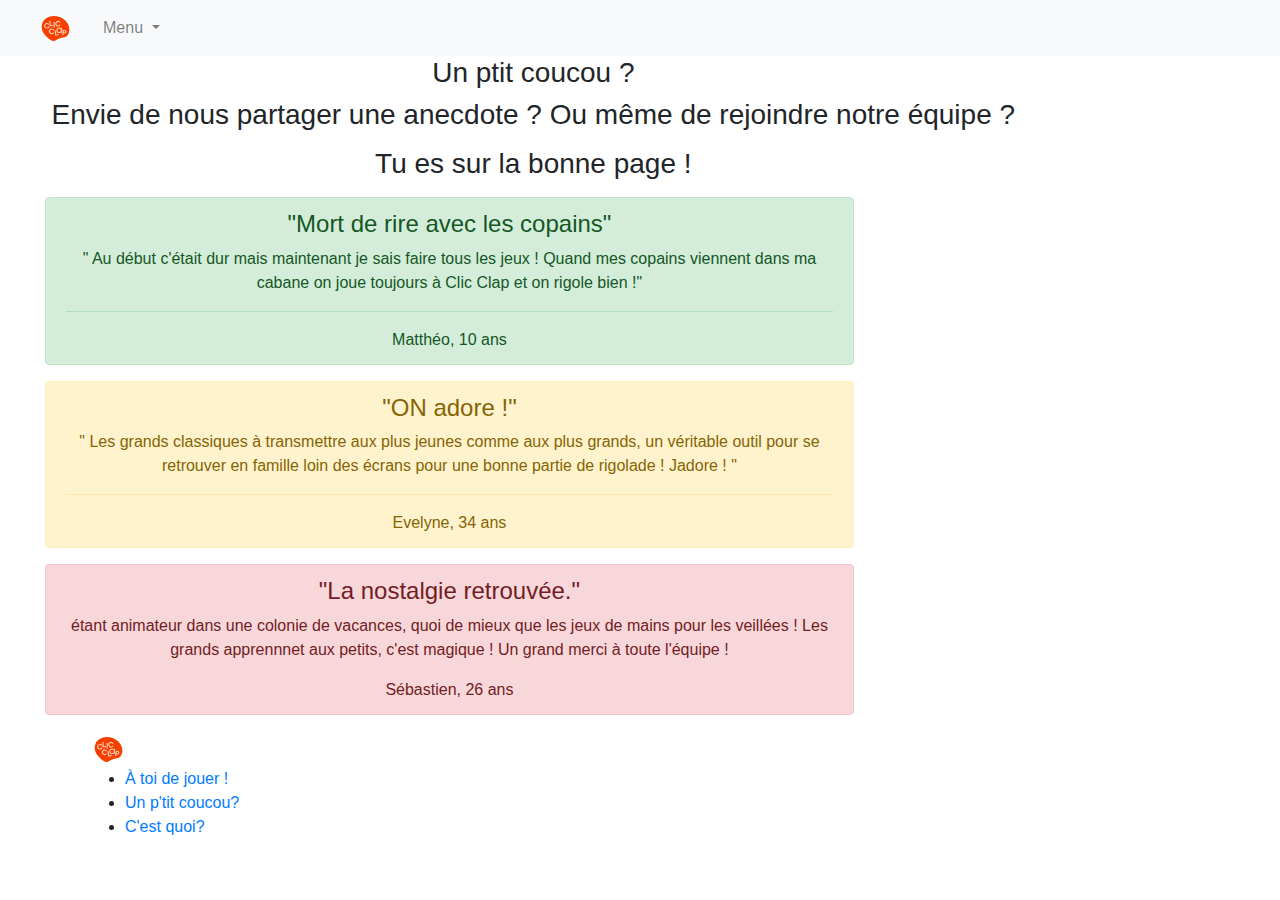
<file: coucou.html>
<!DOCTYPE HTML>
<html>

  <head>
    <meta charset="utf-8">
    <link href="assets/css/bootstrap.min.css" rel="stylesheet">
  </head>

  <body>


        <nav class="navbar navbar-expand-lg navbar-light bg-light">
      <a class="navbar-brand" href="#">
    <a href="index.html"><img src="assets/SVG/logo.svg" class="navbar-brand" height="35" width="47" alt="Logo" id="logo"/></a>
      </a>
      <button class="navbar-toggler" type="button" data-toggle="collapse" data-target="#navbarSupportedContent" aria-controls="navbarSupportedContent" aria-expanded="false" aria-label="Toggle navigation">
        <span class="navbar-toggler-icon"></span>
      </button>

      <div class="collapse navbar-collapse" id="navbarSupportedContent">
        <ul class="navbar-nav mr-auto">
          <li class="nav-item dropdown">
            <a class="nav-link dropdown-toggle" href="#" id="navbarDropdown" role="button" data-toggle="dropdown" aria-haspopup="true" aria-expanded="false">
              Menu
            </a>
            <div class="dropdown-menu" aria-labelledby="navbarDropdown">
              <a class="dropdown-item" href="atoidejouer.html">À toi de jouer</a>
              <a class="dropdown-item" href="quoi.html">C'est quoi ?</a>
              <a class="dropdown-item" href="nous.html">Nous</a>
                    <a class="dropdown-item" href="coucou.html">Un ptit coucou ?</a>
                      <div class="dropdown-divider"></div>
                                <a class="dropdown-item" href="styleguide/styleguide.html">Styleguide</a></div>
          </li>
        </ul>
      </div>


    </nav>

        <section class="col-sm-10">
          <div class="panel panel-default">
            <div class="panel-heading">
              <h3 class="panel-title" align="center">Un ptit coucou ?</h3>
                <h3 class="panel-title" align="center"> <p>Envie de nous partager une anecdote ?
    Ou même de rejoindre notre équipe ?</p>

    <p>Tu es sur la bonne page !</p></h3>
            </div>



              <div class="container-fluid">
                <div class="container">
  <div class="row">
    <div class="col-sm-10">

    <center> <div class="alert alert-success" role="alert">
  <h4 class="alert-heading">"Mort de rire avec les copains"</h4>
  <p>" Au début c'était dur mais maintenant je sais faire tous les jeux ! Quand mes copains viennent dans ma cabane on joue toujours à Clic Clap et on rigole bien !"</p>
  <hr>
  <p class="mb-0">Matthéo, 10 ans</p>
</div> </center>

<center> <div class="alert alert-warning" role="alert">
<h4 class="alert-heading">"ON adore !"</h4>
<p>" Les grands classiques à transmettre aux plus jeunes comme aux plus grands, un véritable outil pour se retrouver en famille loin des écrans pour une bonne partie de rigolade ! Jadore ! "</p>
<hr>
<p class="mb-0">Evelyne, 34 ans</p>
</div> </center>

<center> <div class="alert alert-danger" role="alert">
<h4 class="alert-heading">"La nostalgie retrouvée."</h4>
<p> étant animateur dans une colonie de vacances, quoi de mieux que les jeux de mains pour les veillées ! Les grands apprennnet aux petits, c'est magique ! Un grand merci à toute l'équipe !</p>
<p class="mb-0">Sébastien, 26 ans</p>
</div> </center>


  <div class="col-sm">

  <div class="col-sm">

          </div>

        </section>
      </div>


      <footer class="container">
    <img src="assets/SVG/logo.svg" class="navbar-brand" height="35" width="47" alt="Logo" id="logo"/>
    <ul>
              <li>  <a class="" href="atoidejouer.html">À toi de jouer !</a></li>
              <li>  <a class="" href="coucou.html">Un p'tit coucou?</a></li>
              <li>  <a class="" href="coucou.html">C'est quoi?</a></li>

              </ul>



              </div>
            </li>
          </ul>
        </div>

      </footer>

    </div>

    <script src="https://code.jquery.com/jquery-3.3.1.slim.min.js" integrity="sha384-q8i/X+965DzO0rT7abK41JStQIAqVgRVzpbzo5smXKp4YfRvH+8abtTE1Pi6jizo" crossorigin="anonymous"></script>
    <script src="https://cdnjs.cloudflare.com/ajax/libs/popper.js/1.14.3/umd/popper.min.js" integrity="sha384-ZMP7rVo3mIykV+2+9J3UJ46jBk0WLaUAdn689aCwoqbBJiSnjAK/l8WvCWPIPm49" crossorigin="anonymous"></script>
    <script src="https://stackpath.bootstrapcdn.com/bootstrap/4.1.3/js/bootstrap.min.js" integrity="sha384-ChfqqxuZUCnJSK3+MXmPNIyE6ZbWh2IMqE241rYiqJxyMiZ6OW/JmZQ5stwEULTy" crossorigin="anonymous"></script>

  </body>

</html>
</file>
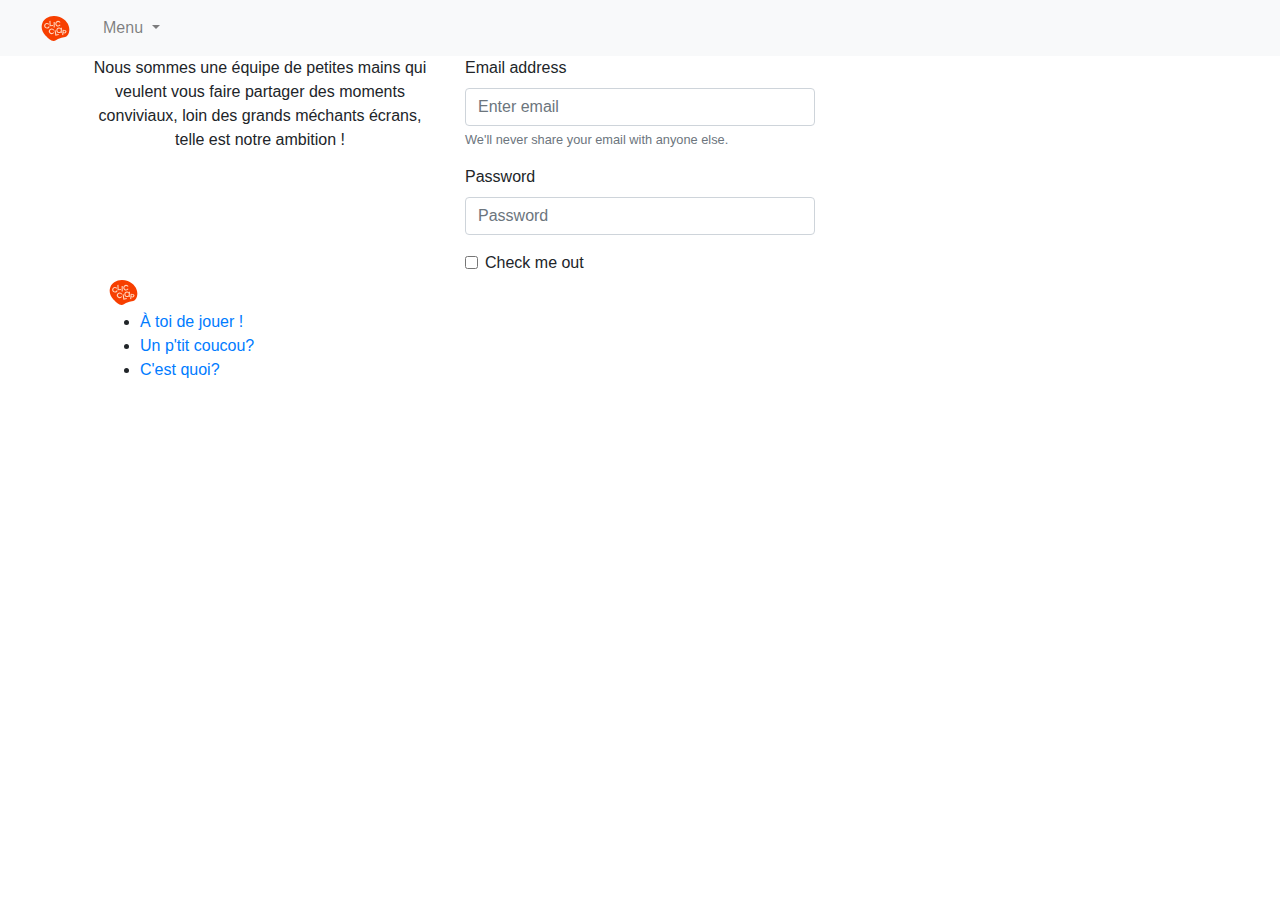
<file: nous.html>
<!DOCTYPE HTML>
<html>

  <head>
    <meta charset="utf-8">
    <link href="assets/css/bootstrap.min.css" rel="stylesheet">
  </head>

  <body>


        <nav class="navbar navbar-expand-lg navbar-light bg-light">
      <a class="navbar-brand" href="index.html">
    <a href="index.html"><img src="assets/SVG/logo.svg" class="navbar-brand" height="35" width="47" alt="Logo" id="logo"/></a>
      </a>
      <button class="navbar-toggler" type="button" data-toggle="collapse" data-target="#navbarSupportedContent" aria-controls="navbarSupportedContent" aria-expanded="false" aria-label="Toggle navigation">
        <span class="navbar-toggler-icon"></span>
      </button>

      <div class="collapse navbar-collapse" id="navbarSupportedContent">
        <ul class="navbar-nav mr-auto">
          <li class="nav-item dropdown">
            <a class="nav-link dropdown-toggle" href="#" id="navbarDropdown" role="button" data-toggle="dropdown" aria-haspopup="true" aria-expanded="false">
              Menu
            </a>
            <div class="dropdown-menu" aria-labelledby="navbarDropdown">
              <a class="dropdown-item" href="atoidejouer.html">À toi de jouer</a>
              <a class="dropdown-item" href="quoi.html">C'est quoi ?</a>
              <a class="dropdown-item" href="nous.html">Nous</a>
                    <a class="dropdown-item" href="coucou.html">Un ptit coucou ?</a>
                      <div class="dropdown-divider"></div>
                                <a class="dropdown-item" href="styleguide/styleguide.html">Styleguide</a></div>
          </li>
        </ul>
      </div>

    </nav>



              <div class="container-fluid">
                <div class="container">
  <div class="row">
    <div class="col-sm">

<center><p>Nous sommes une équipe de petites mains qui veulent vous faire partager des moments conviviaux, loin des grands méchants écrans, telle est notre ambition ! </p></center>
    </div>

  <div class="col-sm">
    <form>
      <div class="form-group">
        <label for="exampleInputEmail1">Email address</label>
        <input type="email" class="form-control" id="exampleInputEmail1" aria-describedby="emailHelp" placeholder="Enter email">
        <small id="emailHelp" class="form-text text-muted">We'll never share your email with anyone else.</small>
      </div>
      <div class="form-group">
        <label for="exampleInputPassword1">Password</label>
        <input type="password" class="form-control" id="exampleInputPassword1" placeholder="Password">
      </div>
      <div class="form-check">
        <input type="checkbox" class="form-check-input" id="exampleCheck1">
        <label class="form-check-label" for="exampleCheck1">Check me out</label>
      </div>
    </form>
</div>

  <div class="col-sm">
          </div>

        </section>
      </div>



      <footer class="container">
    <img src="assets/SVG/logo.svg" class="navbar-brand" height="35" width="47" alt="Logo" id="logo"/>
    <ul>
              <li>  <a class="" href="atoidejouer.html">À toi de jouer !</a></li>
              <li>  <a class="" href="coucou.html">Un p'tit coucou?</a></li>
              <li>  <a class="" href="coucou.html">C'est quoi?</a></li>

              </ul>



              </div>
            </li>
          </ul>
        </div>

      </footer>

    </div>

    <script src="https://code.jquery.com/jquery-3.3.1.slim.min.js" integrity="sha384-q8i/X+965DzO0rT7abK41JStQIAqVgRVzpbzo5smXKp4YfRvH+8abtTE1Pi6jizo" crossorigin="anonymous"></script>
    <script src="https://cdnjs.cloudflare.com/ajax/libs/popper.js/1.14.3/umd/popper.min.js" integrity="sha384-ZMP7rVo3mIykV+2+9J3UJ46jBk0WLaUAdn689aCwoqbBJiSnjAK/l8WvCWPIPm49" crossorigin="anonymous"></script>
    <script src="https://stackpath.bootstrapcdn.com/bootstrap/4.1.3/js/bootstrap.min.js" integrity="sha384-ChfqqxuZUCnJSK3+MXmPNIyE6ZbWh2IMqE241rYiqJxyMiZ6OW/JmZQ5stwEULTy" crossorigin="anonymous"></script>

  </body>

</html>
</file>
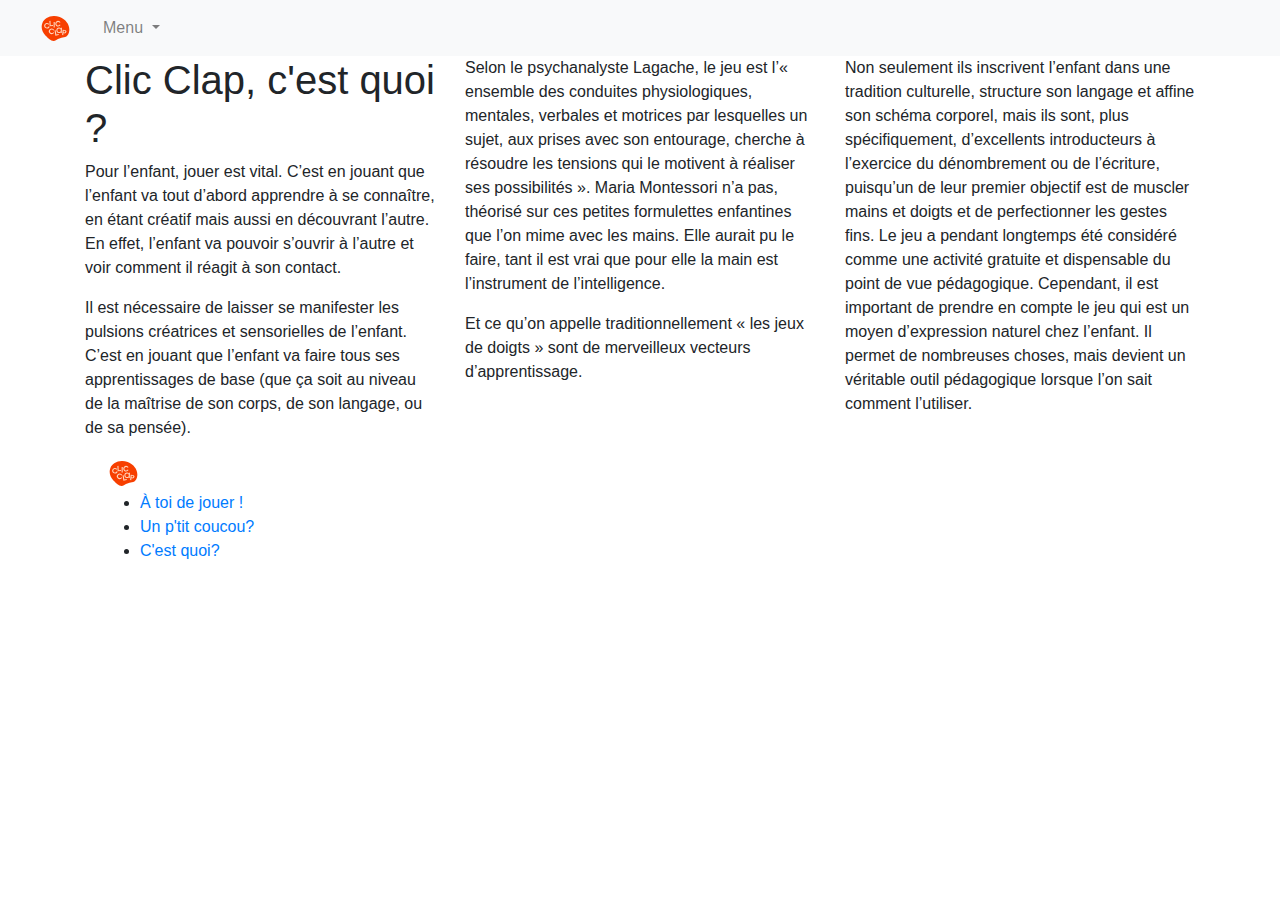
<file: quoi.html>
<!DOCTYPE HTML>
<html>

  <head>
    <meta charset="utf-8">
    <link href="assets/css/bootstrap.min.css" rel="stylesheet">
  </head>

  <body>


        <nav class="navbar navbar-expand-lg navbar-light bg-light">
      <a class="navbar-brand" href="#">
        <a href="index.html"><img src="assets/SVG/logo.svg" class="navbar-brand" height="35" width="47" alt="Logo" id="logo"/></a>
      </a>
      <button class="navbar-toggler" type="button" data-toggle="collapse" data-target="#navbarSupportedContent" aria-controls="navbarSupportedContent" aria-expanded="false" aria-label="Toggle navigation">
        <span class="navbar-toggler-icon"></span>
      </button>

      <div class="collapse navbar-collapse" id="navbarSupportedContent">
        <ul class="navbar-nav mr-auto">
          <li class="nav-item dropdown">
            <a class="nav-link dropdown-toggle" href="#" id="navbarDropdown" role="button" data-toggle="dropdown" aria-haspopup="true" aria-expanded="false">
              Menu
            </a>
            <div class="dropdown-menu" aria-labelledby="navbarDropdown">
              <a class="dropdown-item" href="atoidejouer.html">À toi de jouer</a>
              <a class="dropdown-item" href="quoi.html">C'est quoi ?</a>
              <a class="dropdown-item" href="nous.html">Nous</a>
                    <a class="dropdown-item" href="coucou.html">Un ptit coucou ?</a>
                      <div class="dropdown-divider"></div>
                                <a class="dropdown-item" href="styleguide/styleguide.html">Styleguide</a></div>
          </li>
        </ul>
      </div>

    </nav>



              <div class="container-fluid">
                <div class="container">
  <div class="row">
    <div class="col-sm">
        <h1> Clic Clap, c'est quoi ?</h1>
              <p>Pour l’enfant, jouer est vital. C’est en jouant que l’enfant va
tout d’abord apprendre à se connaître, en étant créatif mais
aussi en découvrant l’autre. En effet, l’enfant va pouvoir
s’ouvrir à l’autre et voir comment il réagit à son contact.</p>

<p>Il est nécessaire de laisser se manifester les pulsions
créatrices et sensorielles de l’enfant. C’est en jouant que
l’enfant va faire tous ses apprentissages de base (que ça
soit au niveau de la maîtrise de son corps, de son langage,
ou de sa pensée).
</p>
    </div>

  <div class="col-sm">


<p>
Selon le psychanalyste Lagache, le jeu est l’« ensemble des
conduites physiologiques, mentales, verbales et motrices
par lesquelles un sujet, aux prises avec son entourage,
cherche à résoudre les tensions qui le motivent à réaliser
ses possibilités ».
Maria Montessori n’a pas, théorisé sur ces petites
formulettes enfantines que l’on mime avec les mains. Elle
aurait pu le faire, tant il est vrai que pour elle la main est
l’instrument de l’intelligence.</p>
              <p>
              Et ce qu’on appelle traditionnellement « les jeux de
              doigts » sont de merveilleux vecteurs d’apprentissage.
              </p>
</div>

  <div class="col-sm">
    <p>Non seulement ils inscrivent l’enfant dans une tradition
    culturelle, structure son langage et affine son schéma
    corporel, mais ils sont, plus spécifiquement, d’excellents
    introducteurs à l’exercice du dénombrement ou de
    l’écriture, puisqu’un de leur premier objectif est de muscler
    mains et doigts et de perfectionner les gestes fins.
    Le jeu a pendant longtemps été considéré comme
    une activité gratuite et dispensable du point de vue
    pédagogique. Cependant, il est important de prendre en
    compte le jeu qui est un moyen d’expression naturel chez
    l’enfant. Il permet de nombreuses choses, mais devient
    un véritable outil pédagogique lorsque l’on sait comment
    l’utiliser.</p>

          </div>

        </section>
      </div>

      <footer class="container">
    <img src="assets/SVG/logo.svg" class="navbar-brand" height="35" width="47" alt="Logo" id="logo"/>
    <ul>
              <li>  <a class="" href="atoidejouer.html">À toi de jouer !</a></li>
              <li>  <a class="" href="coucou.html">Un p'tit coucou?</a></li>
              <li>  <a class="" href="coucou.html">C'est quoi?</a></li>

              </ul>



              </div>
            </li>
          </ul>
        </div>

      </footer>

    </div>

    <script src="https://code.jquery.com/jquery-3.3.1.slim.min.js" integrity="sha384-q8i/X+965DzO0rT7abK41JStQIAqVgRVzpbzo5smXKp4YfRvH+8abtTE1Pi6jizo" crossorigin="anonymous"></script>
    <script src="https://cdnjs.cloudflare.com/ajax/libs/popper.js/1.14.3/umd/popper.min.js" integrity="sha384-ZMP7rVo3mIykV+2+9J3UJ46jBk0WLaUAdn689aCwoqbBJiSnjAK/l8WvCWPIPm49" crossorigin="anonymous"></script>
    <script src="https://stackpath.bootstrapcdn.com/bootstrap/4.1.3/js/bootstrap.min.js" integrity="sha384-ChfqqxuZUCnJSK3+MXmPNIyE6ZbWh2IMqE241rYiqJxyMiZ6OW/JmZQ5stwEULTy" crossorigin="anonymous"></script>

  </body>

</html>
</file>
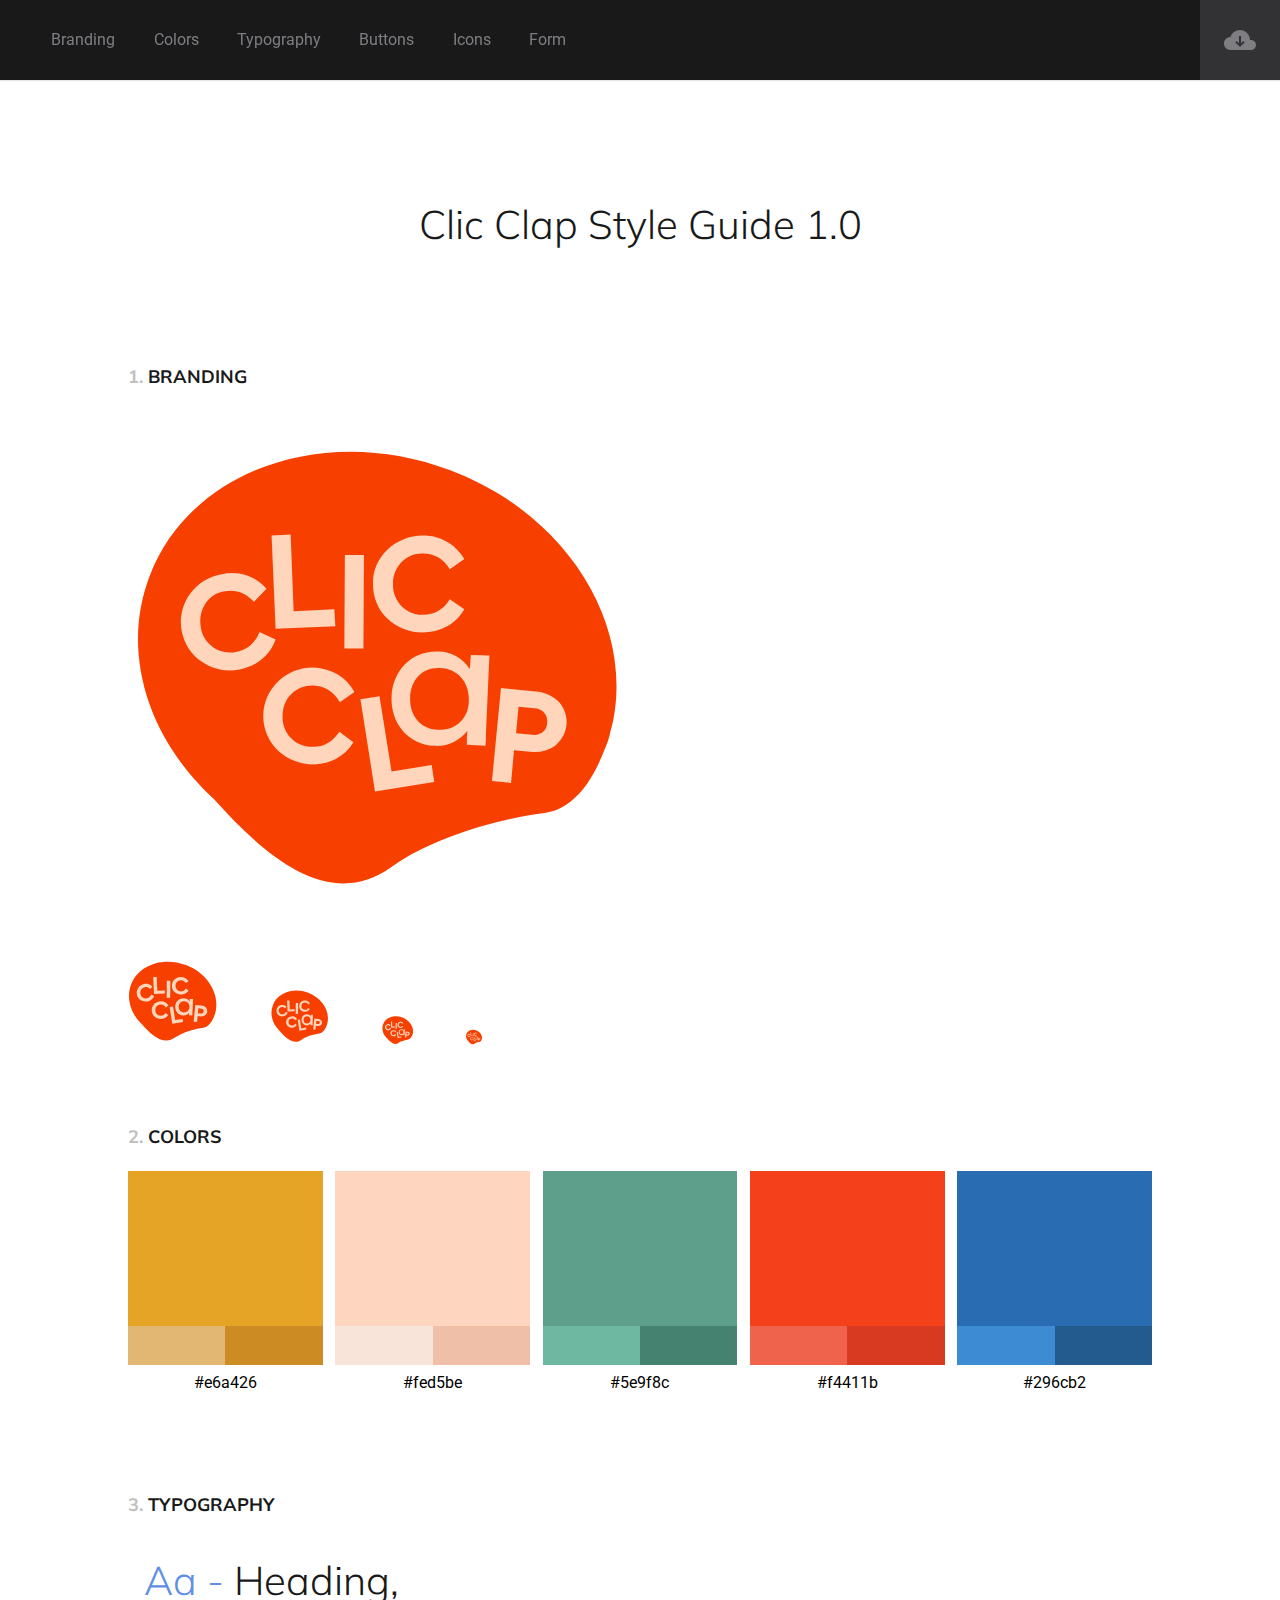
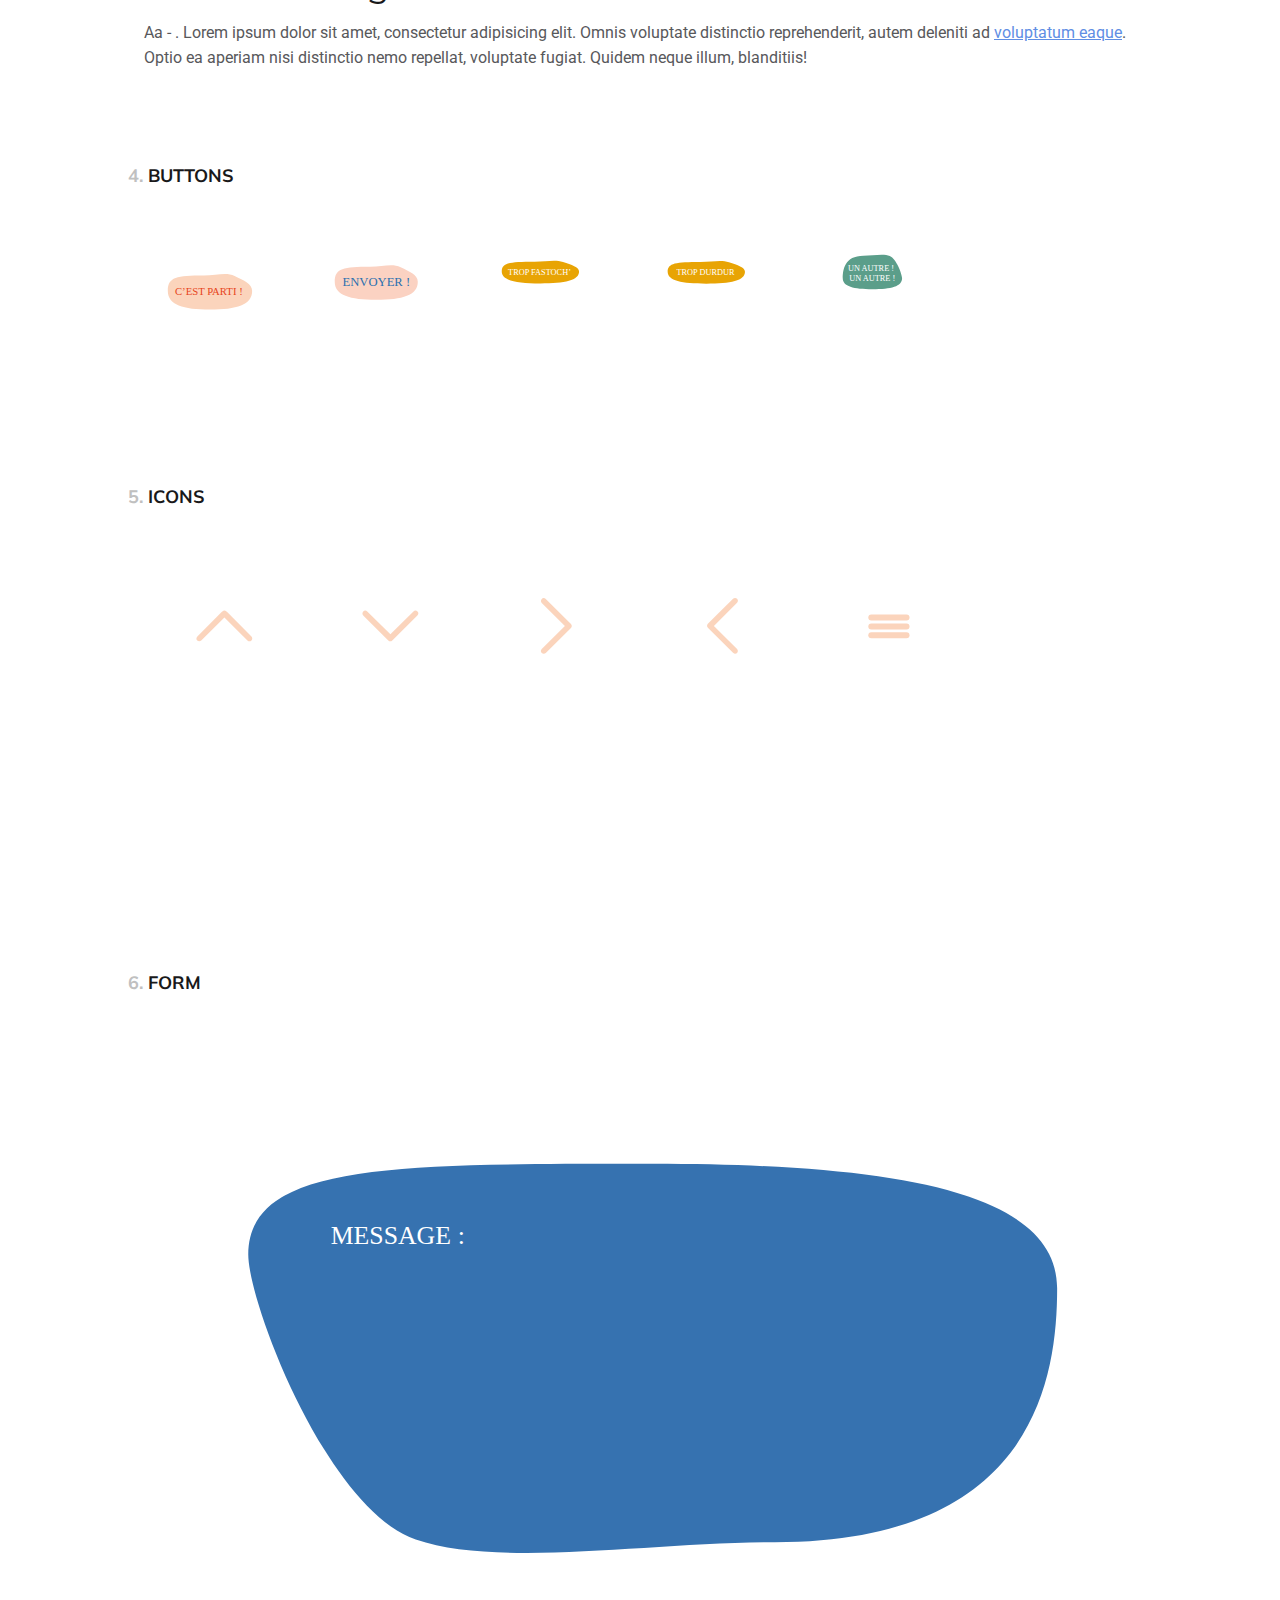
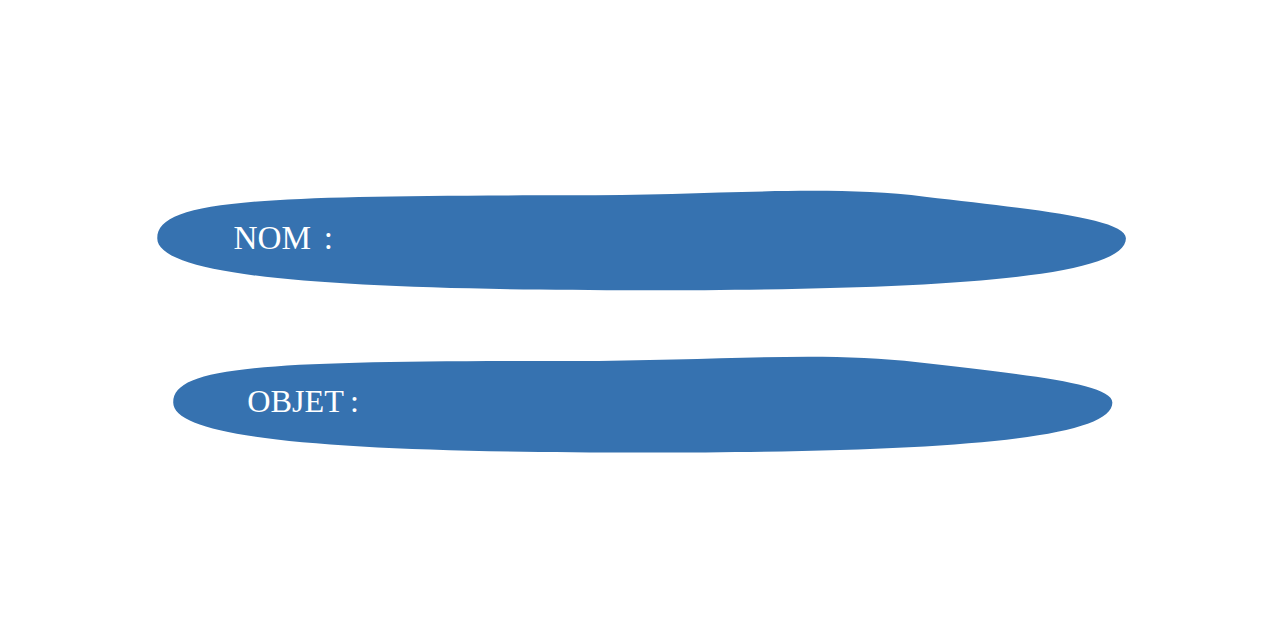
<file: styleguide/styleguide.html>
<!doctype html>
<html lang="en" class="no-js">
<head>
	<meta charset="UTF-8">
	<meta name="viewport" content="width=device-width, initial-scale=1">

<link href="https://fonts.googleapis.com/css?family=Muli|Roboto" rel="stylesheet" type='text/css'>

	<link rel="stylesheet" href="css/reset.css"> <!-- CSS reset -->
	<link rel="stylesheet" href="css/style-guide.css"> <!-- Resource style -->
	<script src="js/modernizr.js"></script> <!-- Modernizr -->

	<title>Style Guide | Clic Clap</title>
</head>
<body>
	<header>

		<nav>
			<ul class="cd-main-nav">
				<li><a href="#branding">Branding</a></li>
				<li><a href="#colors">Colors</a></li>
				<li><a href="#typography">Typography</a></li>
				<li><a href="#buttons">Buttons</a></li>
				<li><a href="#icons">Icons</a></li>
				<li><a href="#form">Form</a></li>
			</ul> <!-- cd-main-nav -->
		</nav>

		<a href="assets/assets-download-file.zip" class="cd-download"><span>Download assets</span></a>
		<a href="#0" class="cd-nav-trigger">Menu<span></span></a>
	</header>

	<main>
		<h1>Clic Clap Style Guide 1.0</h1>

		<section id="branding" class="cd-branding">
			<h2>Branding</h2>

			<ul>
				<li class="cd-box"><img src="assets/branding/logo-ver-2.svg" alt="Logo version 2"></li>
			</ul>

			<ul>
				<li><img src="assets/branding/touch-icon-1.svg" alt="Touch Icon 1"></li>
				<li><img src="assets/branding/touch-icon-2.svg" alt="Touch Icon 2"></li>
				<li><img src="assets/branding/favicon-1.svg" alt="Favicon 1"></li>
				<li><img src="assets/branding/favicon-2.svg" alt="Favicon 2"></li>
			</ul>
		</section>

		<section id="colors" class="cd-colors">
			<h2>Colors</h2>

			<ul>
				<li class="cd-box">
					<div class="cd-color-swatch"></div>
				</li>

				<li class="cd-box">
					<div class="cd-color-swatch"></div>
				</li>

				<li class="cd-box">
					<div class="cd-color-swatch"></div>
				</li>

				<li class="cd-box">
					<div class="cd-color-swatch"></div>
				</li>

				<li class="cd-box">
					<div class="cd-color-swatch"></div>
				</li>
			</ul>
		</section>

		<section id="typography" class="cd-typography">
			<h2>Typography</h2>

			<div class="cd-box">
				<h1>Heading, <span></span></h1>
				<p>Aa - <span></span>. Lorem ipsum dolor sit amet, consectetur adipisicing elit. Omnis voluptate distinctio reprehenderit, autem deleniti ad <a href="#0">voluptatum eaque</a>. Optio ea aperiam nisi distinctio nemo repellat, voluptate fugiat. Quidem neque illum, blanditiis!</p>
			</div>
		</section>

		<section id="icons" class="cd-icons">
			<h2>Buttons</h2>

			<ul>
				<li><img src="assets/branding/bouton-cest-parti.svg" alt="Touch Icon 1"></li>
				<li><img src="assets/branding/bouton-envoyer.svg" alt="Touch Icon 2"></li>
				<li><img src="assets/branding/bouton-trop-fastoch.svg" alt="Favicon 2"></li>
				<li><img src="assets/branding/bouton-trop-durdur.svg" alt="Favicon 2"></li>
				<li><img src="assets/branding/bouton-un-autre.svg" alt="Favicon 2"></li>
			</ul>

		</section>

		<section id="icons" class="cd-icons">
			<h2>Icons</h2>

			<ul class="cd-box">
				<li class="cd-icon-1"></li>
				<li class="cd-icon-2"></li>
				<li class="cd-icon-3"></li>
				<li class="cd-icon-4"></li>
				<li class="cd-icon-5"></li>
				<li class="cd-icon-6"></li>
				<li class="cd-icon-7"></li>
				<li class="cd-icon-8"></li>
			</ul>
		</section>

		<section id="form" class="cd-form">
			<h2>Form</h2>

			<div class="cd-form">

					<ul>
						<li><img src="assets/form/champ-formulaire-message.svg" alt="Touch Icon 1"></li>
						<li><img src="assets/form/champ-formulaire-nom.svg" alt="Touch Icon 2"></li>
						<li><img src="assets/form/champ-formulaire-objet.svg" alt="Favicon 2"></li>
					</ul>

			</div>
		</section>
	</main>
<script src="js/jquery-2.1.1.js"></script>
<script src="js/main.js"></script> <!-- Resource jQuery -->
</body>
</html>
</file>
<file: styleguide/css/style-guide.css>
/* --------------------------------

xBackground

-------------------------------- */
body {
  /* this is the page background */
  background-color: #ffffff;
}

/* --------------------------------

xPatterns

-------------------------------- */


/* --------------------------------

xNavigation

-------------------------------- */
header {
  background-color: #19191a;
}

.cd-logo {
  /* logo box style */
  background-color: #5f8ee4;
  width: 12px;
}
@media only screen and (min-width: 1024px) {
  .cd-logo {
    width: 180px;
  }
}

.cd-main-nav {
  /* main navigation background color - full screen on small devices */
  background: #19191a;
}
.cd-main-nav li a {
  color: #ffffff;
  border-color: #262627;
}
@media only screen and (min-width: 1024px) {
  .cd-main-nav li a {
    color: #7d7d82;
  }
  .cd-main-nav li a.selected {
    color: #ffffff;
    box-shadow: 0 2px 0 #5f8ee4;
  }
  .no-touch .cd-main-nav li a:hover {
    color: #ffffff;
  }
}

.cd-nav-trigger span {
  /* hamburger menu */
  background-color: #ffffff;
}
.cd-nav-trigger span::before, .cd-nav-trigger span::after {
  /* upper and lower lines */
  background-color: #ffffff;
}

.nav-is-visible .cd-nav-trigger span {
  /* hide line in the center on mobile when nav is visible */
  background-color: rgba(255, 255, 255, 0);
}
.nav-is-visible .cd-nav-trigger span::before, .nav-is-visible .cd-nav-trigger span::after {
  /* preserve visibility of upper and lower lines - close icon */
  background-color: white;
}

.cd-download {
  /* download button top-right visible on big devices */
  background-color: #323234;
}
.no-touch .cd-download:hover {
  background-color: #3f3f41;
}
.cd-download span {
  /* tooltip */
  background: #5f8ee4;
  color: #ffffff;
}
.cd-download span::before {
  /* right arrow color */
  border-color: #5f8ee4;
}

/* --------------------------------

xPage title

-------------------------------- */
main > h1 {
  color: #19191a;
}
@media only screen and (min-width: 1600px) {
  main > h1 {
    /* title goes into the header on big devices */
    color: #ffffff;
  }
}

/* --------------------------------

xTypography

-------------------------------- */
h1, h2 {
  font-family: 'Muli', sans-serif;
  color: #19191a;
}

h1 {
  font-size: 2.4rem;
  font-weight: 300;
  line-height: 1.2;
  margin: 0 0 .4em;
}
@media only screen and (min-width: 768px) {
  h1 {
    font-size: 3.2rem;
  }
}
@media only screen and (min-width: 1024px) {
  h1 {
    font-size: 4rem;
  }
}

h2 {
  font-weight: bold;
  text-transform: uppercase;
  margin: 1em 0;
}
@media only screen and (min-width: 768px) {
  h2 {
    font-size: 1.8rem;
    margin: 1em 0 1.4em;
  }
}

section > h2::before {
  /* number before each section title */
  color: silver;
}

p {
  font-size: 1.4rem;
  line-height: 1.4;
  color: #58585b;
}
p a {
  color: #5f8ee4;
  text-decoration: underline;
}
@media only screen and (min-width: 768px) {
  p {
    font-size: 1.6rem;
    line-height: 1.6;
  }
}

/* --------------------------------

xButtons

-------------------------------- */
.btn {
  border: none;
  box-shadow: none;
  border-radius: .25em;
  font-size: 1.4rem;
  font-family: "Muli", sans-serif;
  color: #ffffff;
  padding: .6em 2.2em;
  cursor: pointer;
  background: #5f8ee4;
}
.btn:focus {
  outline: none;
}
.no-touch .btn:hover {
  background: #759de8;
}
.btn.btn-success {
  background: #6fce72;
}
.no-touch .btn.btn-success:hover {
  background: #82d485;
}
.btn.btn-alert {
  background: #e4655f;
}
.no-touch .btn.btn-alert:hover {
  background: #e87a75;
}
.btn.btn-outline {
  color: #5f8ee4;
  background: transparent;
  box-shadow: inset 0 0 0 1px #5f8ee4;
}
.no-touch .btn.btn-outline:hover {
  color: #ffffff;
  background: #5f8ee4;
}
@media only screen and (min-width: 768px) {
  .btn {
    font-size: 1.6rem;
  }
}

.cd-buttons .cd-box:nth-of-type(2) span {
  /* CSS class name color */
  color: #5f8ee4;
}

/* --------------------------------

xIcons

-------------------------------- */
.cd-icons li {
  /* icons size */
  width: 130px;
  height: 130px;
}

/* --------------------------------

xForm

-------------------------------- */
input[type=text], select {
  border: 1px solid #e6e6e6;
  border-radius: .25em;
  background: #ffffff;
}
input[type=text]:focus, select:focus {
  outline: none;
}

input[type=text] {
  padding: .6em 1em;
  box-shadow: inset 1px 1px rgba(0, 0, 0, 0.03);
}
input[type=text].success {
  border-color: #6fce72;
  box-shadow: 0 0 6px rgba(111, 206, 114, 0.2);
}
input[type=text].alert {
  border-color: #e4655f;
  box-shadow: 0 0 6px rgba(228, 101, 95, 0.2);
}
input[type=text]:focus {
  border-color: #5f8ee4;
  box-shadow: 0 0 6px rgba(95, 142, 228, 0.2);
}

input[type=radio],
input[type=checkbox] {
  position: absolute;
  left: 0;
  top: 0;
  margin: 0;
  padding: 0;
  opacity: 0;
}

.radio-label,
.checkbox-label {
  padding-left: 24px;
  -webkit-user-select: none;
  -moz-user-select: none;
  -ms-user-select: none;
  user-select: none;
}
.radio-label::before, .radio-label::after,
.checkbox-label::before,
.checkbox-label::after {
  /* custom radio and check boxes */
  content: '';
  display: block;
  width: 16px;
  height: 16px;
  position: absolute;
  top: 50%;
  -webkit-transform: translateY(-50%);
  -moz-transform: translateY(-50%);
  -ms-transform: translateY(-50%);
  -o-transform: translateY(-50%);
  transform: translateY(-50%);
}
.radio-label::before,
.checkbox-label::before {
  left: 0;
  border: 1px solid #e6e6e6;
  box-shadow: inset 1px 1px rgba(0, 0, 0, 0.03);
}
.radio-label::after,
.checkbox-label::after {
  left: 3px;
  background: url("../assets/form/icon-check.svg") no-repeat center center;
  display: none;
}

.radio-label::before {
  border-radius: 50%;
}

.checkbox-label::before {
  border-radius: 3px;
}

input[type=radio]:checked + label::before,
input[type=checkbox]:checked + label::before {
  background-color: #19191a;
  border: none;
  box-shadow: none;
}

input[type=radio]:checked + label::after,
input[type=checkbox]:checked + label::after {
  display: block;
}

.cd-select::after {
  /* switcher arrow for select element */
  content: '';
  position: absolute;
  z-index: 1;
  right: 14px;
  top: 50%;
  -webkit-transform: translateY(-50%);
  -moz-transform: translateY(-50%);
  -ms-transform: translateY(-50%);
  -o-transform: translateY(-50%);
  transform: translateY(-50%);
  display: block;
  width: 16px;
  height: 16px;
  background: url("../assets/form/icon-select.svg") no-repeat center center;
  pointer-events: none;
}

select {
  position: relative;
  padding: .6em 2em .6em 1em;
  cursor: pointer;
  -webkit-appearance: none;
  -moz-appearance: none;
  -ms-appearance: none;
  -o-appearance: none;
  appearance: none;
}

/* --------------------------------

xBasic style

-------------------------------- */
*, *::after, *::before {
  -webkit-box-sizing: border-box;
  -moz-box-sizing: border-box;
  box-sizing: border-box;
}

html * {
  -webkit-font-smoothing: antialiased;
  -moz-osx-font-smoothing: grayscale;
}

html {
  font-size: 62.5%;
}

body {
  font-size: 1.6rem;
  font-family: 'Roboto', sans-serif;

}

a {
  text-decoration: none;
}

img {
  max-width: 100%;
}

input, textarea, select {
  font-family: 'Roboto', sans-serif;
  font-size: 1.6rem;
}

header {
  position: fixed;
  height: 50px;
  width: 100%;
  top: 0;
  left: 0;
  box-shadow: 0 1px 1px rgba(0, 0, 0, 0.1);
  z-index: 10;
}
header nav {
  display: inline-block;
}
@media only screen and (min-width: 1024px) {
  header {
    height: 80px;
  }
  header:after {
    content: "";
    display: table;
    clear: both;
  }
}

.cd-logo {
  display: inline-block;
  height: 100%;
  position: relative;
}
.cd-logo img {
  position: absolute;
  display: block;
  top: 50%;
  left: 50%;
  -webkit-transform: translateX(-50%) translateY(-50%);
  -moz-transform: translateX(-50%) translateY(-50%);
  -ms-transform: translateX(-50%) translateY(-50%);
  -o-transform: translateX(-50%) translateY(-50%);
  transform: translateX(-50%) translateY(-50%);
}
@media only screen and (min-width: 1600px) {
  .cd-logo {
    margin-left: 5%;
  }
}

.cd-nav-trigger {
  display: block;
  position: absolute;
  right: 0;
  top: 0;
  height: 100%;
  width: 50px;
  overflow: hidden;
  white-space: nowrap;
  color: transparent;
}
.cd-nav-trigger span {
  position: absolute;
  height: 2px;
  width: 20px;
  top: 50%;
  margin-top: -1px;
  left: 50%;
  margin-left: -10px;
  -webkit-transition: background-color 0.3s 0.3s;
  -moz-transition: background-color 0.3s 0.3s;
  transition: background-color 0.3s 0.3s;
}
.cd-nav-trigger span::before, .cd-nav-trigger span::after {
  content: '';
  position: absolute;
  width: 100%;
  height: 100%;
  /* Force Hardware Acceleration in WebKit */
  -webkit-transform: translateZ(0);
  -moz-transform: translateZ(0);
  -ms-transform: translateZ(0);
  -o-transform: translateZ(0);
  transform: translateZ(0);
  -webkit-backface-visibility: hidden;
  backface-visibility: hidden;
  will-change: transform;
  -webkit-transition: -webkit-transform 0.3s 0.3s;
  -moz-transition: -moz-transform 0.3s 0.3s;
  transition: transform 0.3s 0.3s;
}
.cd-nav-trigger span::before {
  -webkit-transform: translateY(-6px);
  -moz-transform: translateY(-6px);
  -ms-transform: translateY(-6px);
  -o-transform: translateY(-6px);
  transform: translateY(-6px);
}
.cd-nav-trigger span::after {
  -webkit-transform: translateY(6px);
  -moz-transform: translateY(6px);
  -ms-transform: translateY(6px);
  -o-transform: translateY(6px);
  transform: translateY(6px);
}
@media only screen and (min-width: 1024px) {
  .cd-nav-trigger {
    display: none;
  }
}

.cd-main-nav {
  position: fixed;
  top: 0;
  left: 0;
  width: 100%;
  height: 100vh;
  padding: 50px 0;
  text-align: center;
  -webkit-transform: translateY(-100%);
  -moz-transform: translateY(-100%);
  -ms-transform: translateY(-100%);
  -o-transform: translateY(-100%);
  transform: translateY(-100%);
  -webkit-transition: -webkit-transform 0.3s;
  -moz-transition: -moz-transform 0.3s;
  transition: transform 0.3s;
}
.cd-main-nav li a {
  display: block;
  font-size: 1.8rem;
  padding: 1em 0;
  border-bottom-width: 1px;
  border-style: solid;
}
.cd-main-nav li:first-of-type a {
  border-top-width: 1px;
}
@media only screen and (min-width: 1024px) {
  .cd-main-nav {
    position: static;
    display: table;
    -webkit-transform: translateY(0);
    -moz-transform: translateY(0);
    -ms-transform: translateY(0);
    -o-transform: translateY(0);
    transform: translateY(0);
    width: auto;
    height: 80px;
    background: transparent;
    padding: 0 2em;
    text-align: left;
  }
  .cd-main-nav li {
    display: table-cell;
    vertical-align: middle;
    padding: 0 1em;
  }
  .cd-main-nav li a {
    display: inline-block;
    font-size: 1.6rem;
    padding: .4em .2em;
    border-bottom: none;
    -webkit-transition: all 0.2s;
    -moz-transition: all 0.2s;
    transition: all 0.2s;
  }
  .cd-main-nav li:first-of-type a {
    border-top: none;
  }
}
@media only screen and (min-width: 1600px) {
  .cd-main-nav {
    display: none;
  }
}

.nav-is-visible .cd-nav-trigger span::before {
  -webkit-transform: translateY(0) rotate(-45deg);
  -moz-transform: translateY(0) rotate(-45deg);
  -ms-transform: translateY(0) rotate(-45deg);
  -o-transform: translateY(0) rotate(-45deg);
  transform: translateY(0) rotate(-45deg);
}
.nav-is-visible .cd-nav-trigger span::after {
  -webkit-transform: translateY(0) rotate(45deg);
  -moz-transform: translateY(0) rotate(45deg);
  -ms-transform: translateY(0) rotate(45deg);
  -o-transform: translateY(0) rotate(45deg);
  transform: translateY(0) rotate(45deg);
}
.nav-is-visible .cd-main-nav {
  -webkit-transform: translateY(0);
  -moz-transform: translateY(0);
  -ms-transform: translateY(0);
  -o-transform: translateY(0);
  transform: translateY(0);
}

.cd-download {
  position: absolute;
  top: 0;
  right: 0;
  height: 100%;
  width: 80px;
  background-image: url("../assets/icon-download.svg");
  background-position: center center;
  background-repeat: no-repeat;
  display: none;
  -webkit-transition: background-color 0.2s;
  -moz-transition: background-color 0.2s;
  transition: background-color 0.2s;
}
.cd-download span {
  /* tooltip */
  position: absolute;
  right: 120%;
  top: 50%;
  margin-top: -20px;
  width: 140px;
  height: 40px;
  line-height: 40px;
  white-space: nowrap;
  text-align: center;
  font-size: 1.2rem;
  -webkit-transition: opacity .2s 0s, visibility 0s .2s;
  -moz-transition: opacity .2s 0s, visibility 0s .2s;
  transition: opacity .2s 0s, visibility 0s .2s;
}
.cd-download span::before {
  /* right arrow */
  content: '';
  position: absolute;
  top: 12px;
  left: 100%;
  height: 0;
  width: 0;
  border-width: 8px;
  border-style: solid;
  border-top-color: transparent;
  border-bottom-color: transparent;
  border-right-color: transparent;
}
.no-touch .cd-download:hover span {
  opacity: 1;
  visibility: visible;
  -webkit-transition: opacity .2s 0s, visibility 0s 0s;
  -moz-transition: opacity .2s 0s, visibility 0s 0s;
  transition: opacity .2s 0s, visibility 0s 0s;
}
@media only screen and (min-width: 1024px) {
  .cd-download {
    display: block;
  }
  .cd-download span {
    opacity: 0;
    visibility: hidden;
  }
}
@media only screen and (min-width: 1600px) {
  .cd-download {
    right: 5%;
  }
}

main {
  width: 90%;
  max-width: 1024px;
  margin: 0 auto;
  padding: 50px 0;
}
main > h1 {
  text-align: center;
  margin: 3em 0;
}
@media only screen and (min-width: 1024px) {
  main {
    padding-top: 80px;
  }
}
@media only screen and (min-width: 1600px) {
  main {
    max-width: none;
    padding: 120px 0 50px;
  }
  main > h1 {
    position: fixed;
    top: 0;
    left: 50%;
    height: 80px;
    line-height: 80px;
    width: 400px;
    margin: 0 0 0 -200px;
    font-size: 2.6rem;
    z-index: 20;
  }
}

section {
  margin: 3em 0;
}
section:after {
  content: "";
  display: table;
  clear: both;
}
section:nth-of-type(1) h2::before {
  content: '1. ';
}
section:nth-of-type(2) h2::before {
  content: '2. ';
}
section:nth-of-type(3) h2::before {
  content: '3. ';
}
section:nth-of-type(4) h2::before {
  content: '4. ';
}
section:nth-of-type(5) h2::before {
  content: '5. ';
}
section:nth-of-type(6) h2::before {
  content: '6. ';
}
@media only screen and (min-width: 768px) {
  section {
    margin: 3em 0 5em;
  }
}
@media only screen and (min-width: 1600px) {
  section {
    width: 48%;
    float: left;
    margin: 0 4% 4em 0;
  }
  section:nth-of-type(2n) {
    margin-right: 0;
  }
}

/* xBranding section - basic style */
.cd-branding .cd-box {
  margin-bottom: 1em;
}
.cd-branding img {
  display: block;
  width: 100%;
}
.cd-branding ul:last-of-type {
  padding-top: .6em;
}
.cd-branding ul:last-of-type li {
  display: inline-block;
  margin-right: 1em;
}
.cd-branding ul:last-of-type li:nth-of-type(1) img {
  width: 90px;
  height: 90px;
  border-radius: 1em;
}
.cd-branding ul:last-of-type li:nth-of-type(2) img {
  width: 60px;
  height: 60px;
  border-radius: .6em;
}
.cd-branding ul:last-of-type li:nth-of-type(3) img {
  width: 32px;
  height: 32px;
  border-radius: .4em;
}
.cd-branding ul:last-of-type li:nth-of-type(4) img {
  width: 16px;
  height: 16px;
  border-radius: .2em;
}
@media only screen and (min-width: 768px) {
  .cd-branding .cd-box {
    width: 49%;
    float: left;
    margin: 0 2% 2em 0;
  }
  .cd-branding .cd-box:nth-of-type(2n) {
    margin-right: 0;
  }
  .cd-branding ul:last-of-type {
    clear: left;
  }
  .cd-branding ul:last-of-type li {
    margin-right: 3em;
  }
}

/* xColor section - basic style */
.cd-colors li {
  text-align: center;
  width: 48%;
  float: left;
  margin: 0 4% 1em 0;
}
.cd-colors li:nth-of-type(2n) {
  margin-right: 0;
}
.cd-colors .cd-color-swatch {
  position: relative;
  width: 100%;
  padding: 50% 0;
}
.cd-colors .cd-color-swatch::before, .cd-colors .cd-color-swatch::after {
  /* lighter and darker color shades of the same swatch */
  content: '';
  position: absolute;
  bottom: 0;
  width: 50%;
  height: 20%;
}
.cd-colors .cd-color-swatch::before {
  left: 0;
}
.cd-colors .cd-color-swatch::after {
  right: 0;
}
.cd-colors b {
  display: block;
  padding: .6em 0;
}
.cd-colors li:nth-of-type(1) .cd-color-swatch {
  background: #E6A426;
}
.cd-colors li:nth-of-type(1) .cd-color-swatch::before {
  background: #E2B774;
}
.cd-colors li:nth-of-type(1) .cd-color-swatch::after {
  background: #CC8B23;
}
.cd-colors li:nth-of-type(2) .cd-color-swatch {
  background: #FED5BE;
}
.cd-colors li:nth-of-type(2) .cd-color-swatch::before {
  background: #F9E4D9;
}
.cd-colors li:nth-of-type(2) .cd-color-swatch::after {
  background: #EFBFA8;
}
.cd-colors li:nth-of-type(3) .cd-color-swatch {
  background: #5E9F8C;
}
.cd-colors li:nth-of-type(3) .cd-color-swatch::before {
  background: #6EB7A0;
}
.cd-colors li:nth-of-type(3) .cd-color-swatch::after {
  background: #468270;
}
.cd-colors li:nth-of-type(4) .cd-color-swatch {
  background: #F4411B;
}
.cd-colors li:nth-of-type(4) .cd-color-swatch::before {
  background: #EF634D;
}
.cd-colors li:nth-of-type(4) .cd-color-swatch::after {
  background: #D83A21;
}
.cd-colors li:nth-of-type(5) .cd-color-swatch {
  background: #296CB2;
}
.cd-colors li:nth-of-type(5) .cd-color-swatch::before {
  background: #3D8CD3;
}
.cd-colors li:nth-of-type(5) .cd-color-swatch::after {
  background: #235B8E;
}
@media only screen and (min-width: 768px) {
  .cd-colors li {
    width: 19%;
    float: left;
    margin: 0 1.25% 1em 0;
  }
  .cd-colors li:nth-of-type(2n) {
    margin-right: 1.25%;
  }
  .cd-colors li:nth-of-type(5n) {
    margin-right: 0;
  }
}

.cd-typography .cd-box,
.cd-buttons .cd-box,
.cd-icons .cd-box,
.cd-form .cd-box {
  padding: 1em;
}
@media only screen and (min-width: 768px) {
  .cd-typography .cd-box .cd-box,
  .cd-buttons .cd-box .cd-box,
  .cd-icons .cd-box .cd-box,
  .cd-form .cd-box .cd-box {
    padding: 2em;
  }
}

/* xTypography section - basic style */
.cd-typography h1::before {
  content: 'Aa - ';
  color: #5f8ee4;
}

.cd-icons li {
  display: inline-block;
  background-position: center center;
  background-repeat: no-repeat;
  margin: 1em;

}
.cd-icons .cd-icon-1 {
  background-image: url("../assets/icons/icon-1.svg");
}
.cd-icons .cd-icon-2 {
  background-image: url("../assets/icons/icon-2.svg");
}
.cd-icons .cd-icon-3 {
  background-image: url("../assets/icons/icon-3.svg");
}
.cd-icons .cd-icon-4 {
  background-image: url("../assets/icons/icon-4.svg");
}
.cd-icons .cd-icon-5 {
  background-image: url("../assets/icons/icon-5.svg");
}

}

/* xIcons section - basic style */
.cd-icons li {
  display: inline-block;
  background-position: center center;
  background-repeat: no-repeat;
  margin: 1em;
}
.cd-icons .cd-icon-1 {
  background-image: url("../assets/icons/fleche.svg");
}
.cd-icons .cd-icon-2 {
  background-image: url("../assets/icons/bas.svg");
}
.cd-icons .cd-icon-3 {
  background-image: url("../assets/icons/droite.svg");
}
.cd-icons .cd-icon-4 {
  background-image: url("../assets/icons/gauche.svg");
}
.cd-icons .cd-icon-5 {
  background-image: url("../assets/icons/hamburger.svg");
}
}

/* xForm section - basic style */
.cd-form input[type=text],
.cd-form .cd-input-wrapper {
  margin: 1em;
}
.cd-form .cd-input-wrapper {
  position: relative;
  display: inline-block;
}
.cd-form select::-ms-expand {
  display: none;
}


@-moz-document url-prefix() {
  /* hide custom arrow on Firefox */
  .cd-select::after {
    display: none;
  }
}
.no-csstransitions .cd-select::after {
  display: none;
}
</file>
